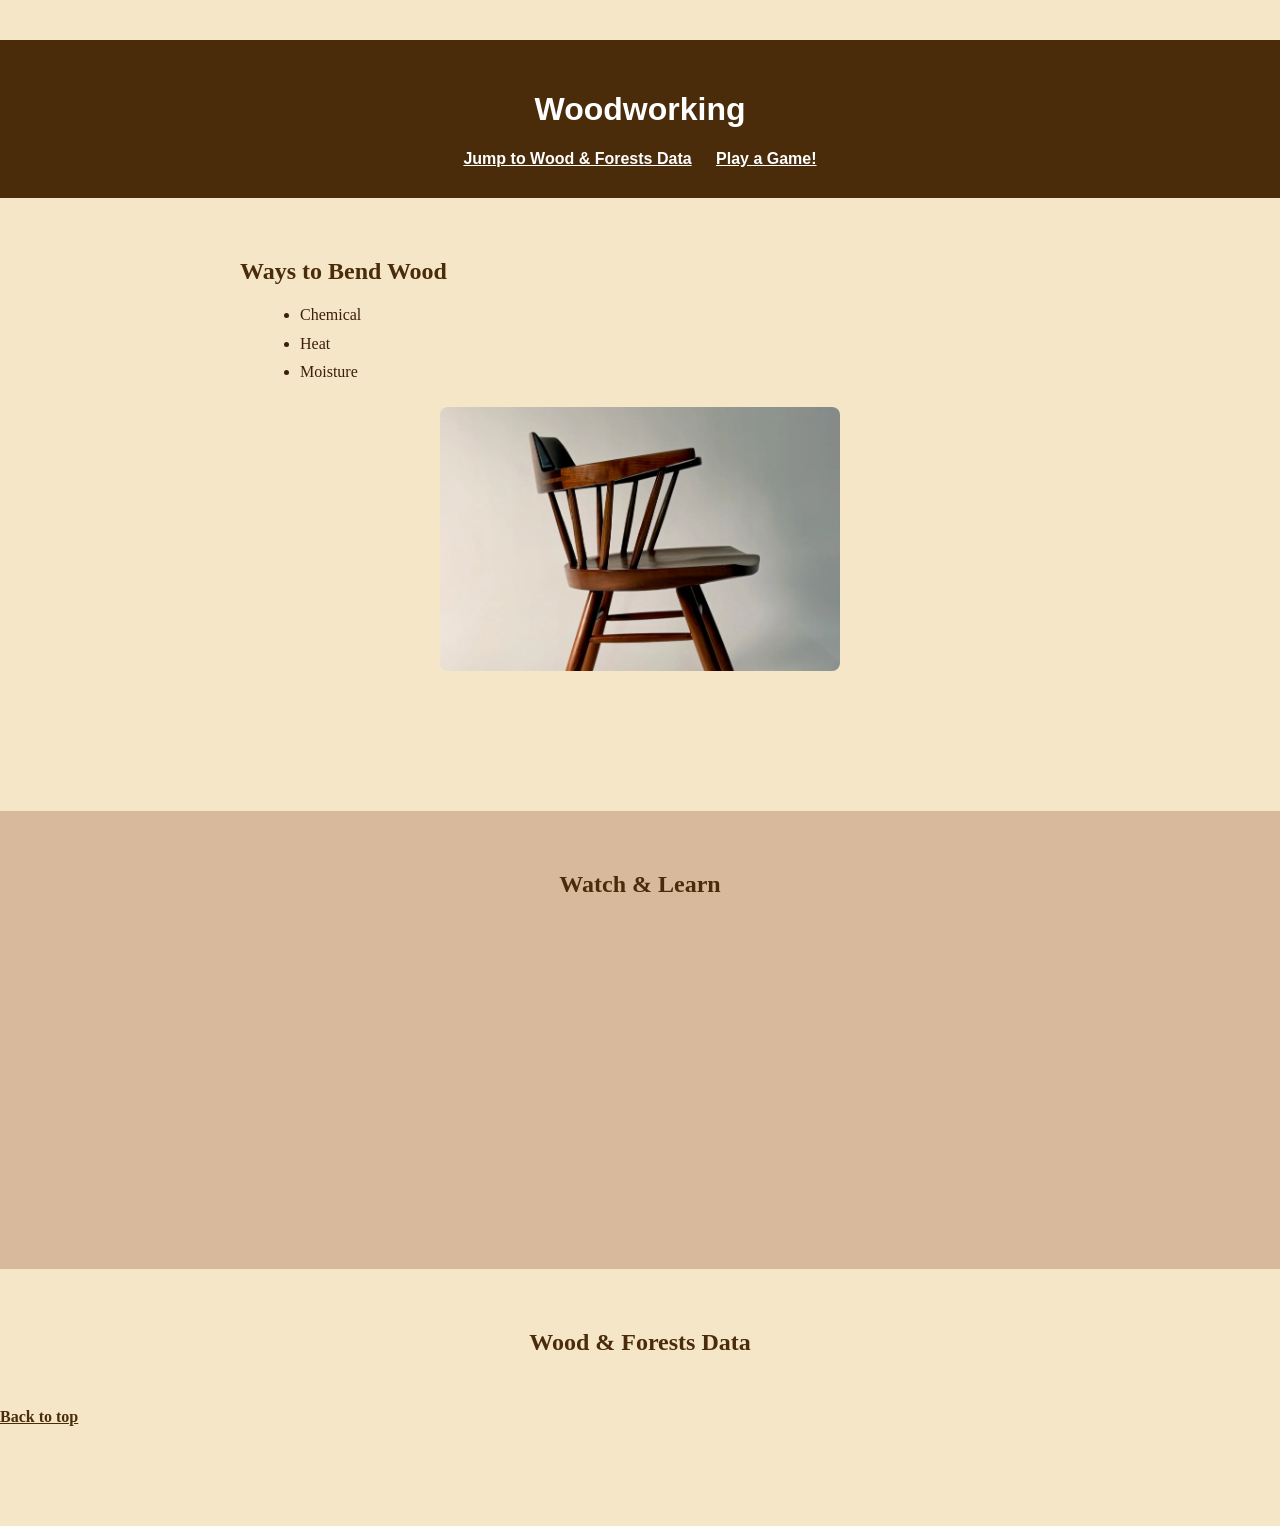
<file: fromScratch.html>
<!DOCTYPE html>
<html lang="en">
<head>
    <meta charset="UTF-8">
    <meta name="viewport" content="width=device-width, initial-scale=1.0">
    <title>Woodworking</title>
    <link rel="stylesheet" href="css/woodworking.css">
    <link rel="game" href="mash.html">
</head>
<body>

    <div id="header">
        <h1>Woodworking</h1>
        <a href="#forestData">Jump to Wood & Forests Data</a>
        <a href="mash.html">Play a Game!</a>
    </div>

    <div id="mainStuff">
        <h2 id="bending">Ways to Bend Wood</h2>
        <ul>
            <li>Chemical</li>
            <li>Heat</li>
            <li>Moisture</li>
        </ul>
        <img src="images/chair.jpeg" alt="chair">
    </div>

    <div id="youtube">
        <h2>Watch & Learn</h2>
        <iframe width="560" height="315" src="https://www.youtube.com/embed/ZOci3cqFQw4?si=CQ-MAuxchRU_P6mz" title="YouTube video player" frameborder="0" allow="accelerometer; autoplay; clipboard-write; encrypted-media; gyroscope; picture-in-picture; web-share" referrerpolicy="strict-origin-when-cross-origin" allowfullscreen></iframe>
    </div>

    <a id="forestData"></a>
    <div id="tableau">
        <h2>Wood & Forests Data</h2>
        <div class='tableauPlaceholder' id='viz1776315583737' style='position: relative'>
            <noscript>
                <a href='#'><img alt='Forest vs. Wood Production' src='https://public.tableau.com/static/images/X8/X8QCGD7MN/1_rss.png' style='border: none' /></a>
            </noscript>
            <object class='tableauViz' style='display:none;'>
                <param name='host_url' value='https%3A%2F%2Fpublic.tableau.com%2F' />
                <param name='embed_code_version' value='3' />
                <param name='path' value='shared/X8QCGD7MN' />
                <param name='toolbar' value='yes' />
                <param name='static_image' value='https://public.tableau.com/static/images/X8/X8QCGD7MN/1.png' />
                <param name='animate_transition' value='yes' />
                <param name='display_static_image' value='yes' />
                <param name='display_spinner' value='yes' />
                <param name='display_overlay' value='yes' />
                <param name='display_count' value='yes' />
                <param name='language' value='en-US' />
            </object>
        </div>
        <script type='text/javascript'>
            var divElement = document.getElementById('viz1776315583737');
            var vizElement = divElement.getElementsByTagName('object')[0];
            vizElement.style.width='100%';
            vizElement.style.height=(divElement.offsetWidth*0.75)+'px';
            var scriptElement = document.createElement('script');
            scriptElement.src = 'https://public.tableau.com/javascripts/api/viz_v1.js';
            vizElement.parentNode.insertBefore(scriptElement, vizElement);
        </script>
    </div>

    <a href="#">Back to top</a>

</body>
</html>
</file>
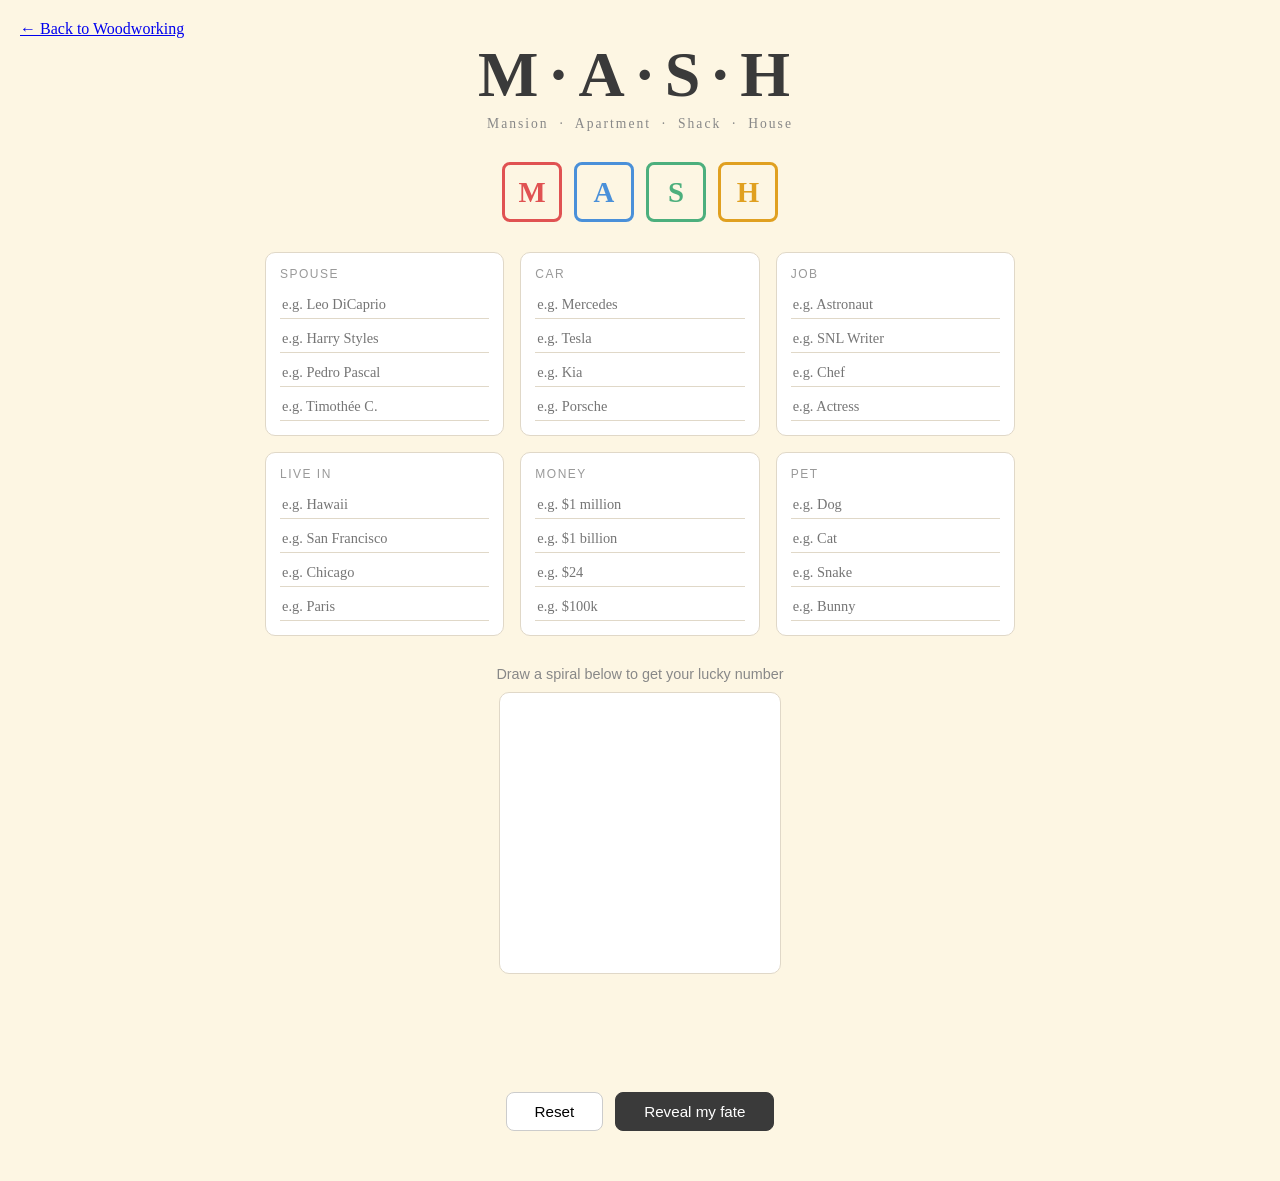
<file: mash.html>
<!DOCTYPE html>
<html lang="en">
<head>
  <meta charset="UTF-8">
  <meta name="viewport" content="width=device-width, initial-scale=1.0">
  <title>MASH</title>
  <style>
    * { box-sizing: border-box; margin: 0; padding: 0; }

    body {
      font-family: 'Georgia', serif;
      background-color: #fdf6e3;
      color: #333;
      min-height: 100vh;
      padding: 20px;
    }

    h1 {
      text-align: center;
      font-size: 4rem;
      letter-spacing: 12px;
      margin-bottom: 4px;
      color: #3a3a3a;
    }

    .subtitle {
      text-align: center;
      font-size: 0.85rem;
      color: #888;
      margin-bottom: 30px;
      letter-spacing: 2px;
    }

    .mash-letters {
      display: flex;
      justify-content: center;
      gap: 12px;
      margin-bottom: 30px;
    }

    .mash-letter {
      width: 60px;
      height: 60px;
      border-radius: 8px;
      display: flex;
      align-items: center;
      justify-content: center;
      font-size: 1.8rem;
      font-weight: bold;
      border: 3px solid;
    }

    .mash-letter.M { border-color: #e05252; color: #e05252; }
    .mash-letter.A { border-color: #4a90d9; color: #4a90d9; }
    .mash-letter.S { border-color: #4caf7d; color: #4caf7d; }
    .mash-letter.H { border-color: #e0a020; color: #e0a020; }

    .categories {
      display: grid;
      grid-template-columns: repeat(3, 1fr);
      gap: 16px;
      max-width: 750px;
      margin: 0 auto 30px;
    }

    .cat-card {
      background: #fff;
      border: 1px solid #e0d8c8;
      border-radius: 10px;
      padding: 14px;
    }

    .cat-title {
      font-size: 0.75rem;
      text-transform: uppercase;
      letter-spacing: 1.5px;
      color: #999;
      margin-bottom: 10px;
      font-family: Arial, sans-serif;
    }

    .cat-card input {
      display: block;
      width: 100%;
      border: none;
      border-bottom: 1px solid #e0d8c8;
      background: transparent;
      padding: 5px 2px;
      font-size: 0.9rem;
      color: #333;
      font-family: Georgia, serif;
      margin-bottom: 6px;
      outline: none;
    }

    .cat-card input:focus { border-bottom-color: #aaa; }
    .cat-card input:last-child { margin-bottom: 0; }

    .spiral-section {
      text-align: center;
      margin-bottom: 20px;
    }

    .spiral-section p {
      font-size: 0.9rem;
      color: #888;
      margin-bottom: 10px;
      font-family: Arial, sans-serif;
    }

    #spiralCanvas {
      border: 1px solid #e0d8c8;
      border-radius: 10px;
      background: #fff;
      cursor: crosshair;
      touch-action: none;
    }

    .lucky-num {
      font-size: 1.5rem;
      text-align: center;
      color: #3a3a3a;
      min-height: 40px;
      margin: 10px 0 20px;
      font-family: Arial, sans-serif;
    }

    .btn-row {
      display: flex;
      justify-content: center;
      gap: 12px;
      margin-bottom: 30px;
    }

    button {
      padding: 10px 28px;
      border-radius: 8px;
      border: 1px solid #ccc;
      background: #fff;
      font-size: 0.95rem;
      cursor: pointer;
      font-family: Arial, sans-serif;
      transition: background 0.15s;
    }

    button:hover { background: #f0ece0; }

    button.primary {
      background: #3a3a3a;
      color: #fff;
      border-color: #3a3a3a;
    }

    button.primary:hover { background: #555; }

    .result-section {
      display: none;
      max-width: 750px;
      margin: 0 auto;
      background: #fff;
      border: 1px solid #e0d8c8;
      border-radius: 12px;
      padding: 24px;
    }

    .result-section.show { display: block; }

    .result-title {
      text-align: center;
      font-size: 1.2rem;
      margin-bottom: 6px;
      color: #3a3a3a;
    }

    .result-mash {
      text-align: center;
      font-size: 2rem;
      font-weight: bold;
      margin-bottom: 20px;
      letter-spacing: 4px;
    }

    .result-mash.M { color: #e05252; }
    .result-mash.A { color: #4a90d9; }
    .result-mash.S { color: #4caf7d; }
    .result-mash.H { color: #e0a020; }

    .result-grid {
      display: grid;
      grid-template-columns: repeat(3, 1fr);
      gap: 12px;
    }

    .result-item {
      background: #fdf6e3;
      border: 1px solid #e0d8c8;
      border-radius: 8px;
      padding: 12px;
      text-align: center;
    }

    .result-item .r-label {
      font-size: 0.7rem;
      text-transform: uppercase;
      letter-spacing: 1px;
      color: #aaa;
      margin-bottom: 6px;
      font-family: Arial, sans-serif;
    }

    .result-item .r-val {
      font-size: 1rem;
      color: #3a3a3a;
    }

    .counting-display {
      text-align: center;
      font-size: 0.85rem;
      color: #aaa;
      min-height: 24px;
      margin-bottom: 10px;
      font-family: Arial, sans-serif;
    }

    @media (max-width: 560px) {
      .categories { grid-template-columns: repeat(2, 1fr); }
      .result-grid { grid-template-columns: repeat(2, 1fr); }
      h1 { font-size: 2.5rem; }
    }
  </style>
</head>
<body>
    <a href="fromScratch.html">← Back to Woodworking</a>

  <h1>M·A·S·H</h1>
  <p class="subtitle">Mansion &nbsp;·&nbsp; Apartment &nbsp;·&nbsp; Shack &nbsp;·&nbsp; House</p>

  <div class="mash-letters">
    <div class="mash-letter M">M</div>
    <div class="mash-letter A">A</div>
    <div class="mash-letter S">S</div>
    <div class="mash-letter H">H</div>
  </div>

  <div class="categories">
    <div class="cat-card">
      <div class="cat-title">Spouse</div>
      <input placeholder="e.g. Leo DiCaprio" data-cat="spouse" data-i="0">
      <input placeholder="e.g. Harry Styles" data-cat="spouse" data-i="1">
      <input placeholder="e.g. Pedro Pascal" data-cat="spouse" data-i="2">
      <input placeholder="e.g. Timothée C." data-cat="spouse" data-i="3">
    </div>
    <div class="cat-card">
      <div class="cat-title">Car</div>
      <input placeholder="e.g. Mercedes" data-cat="car" data-i="0">
      <input placeholder="e.g. Tesla" data-cat="car" data-i="1">
      <input placeholder="e.g. Kia" data-cat="car" data-i="2">
      <input placeholder="e.g. Porsche" data-cat="car" data-i="3">
    </div>
    <div class="cat-card">
      <div class="cat-title">Job</div>
      <input placeholder="e.g. Astronaut" data-cat="job" data-i="0">
      <input placeholder="e.g. SNL Writer" data-cat="job" data-i="1">
      <input placeholder="e.g. Chef" data-cat="job" data-i="2">
      <input placeholder="e.g. Actress" data-cat="job" data-i="3">
    </div>
    <div class="cat-card">
      <div class="cat-title">Live in</div>
      <input placeholder="e.g. Hawaii" data-cat="city" data-i="0">
      <input placeholder="e.g. San Francisco" data-cat="city" data-i="1">
      <input placeholder="e.g. Chicago" data-cat="city" data-i="2">
      <input placeholder="e.g. Paris" data-cat="city" data-i="3">
    </div>
    <div class="cat-card">
      <div class="cat-title">Money</div>
      <input placeholder="e.g. $1 million" data-cat="money" data-i="0">
      <input placeholder="e.g. $1 billion" data-cat="money" data-i="1">
      <input placeholder="e.g. $24" data-cat="money" data-i="2">
      <input placeholder="e.g. $100k" data-cat="money" data-i="3">
    </div>
    <div class="cat-card">
      <div class="cat-title">Pet</div>
      <input placeholder="e.g. Dog" data-cat="pet" data-i="0">
      <input placeholder="e.g. Cat" data-cat="pet" data-i="1">
      <input placeholder="e.g. Snake" data-cat="pet" data-i="2">
      <input placeholder="e.g. Bunny" data-cat="pet" data-i="3">
    </div>
  </div>

  <div class="spiral-section">
    <p id="spiralPrompt">Draw a spiral below to get your lucky number</p>
    <canvas id="spiralCanvas" width="280" height="280"></canvas>
  </div>

  <div class="lucky-num" id="luckyNum"></div>
  <div class="counting-display" id="countingDisplay"></div>

  <div class="btn-row">
    <button onclick="resetGame()">Reset</button>
    <button class="primary" id="goBtn" onclick="revealFate()" disabled>Reveal my fate</button>
  </div>

  <div class="result-section" id="resultSection">
    <p class="result-title">Your future has been decided...</p>
    <div class="result-mash" id="resultMash"></div>
    <div class="result-grid" id="resultGrid"></div>
  </div>

  <script>
    const canvas = document.getElementById('spiralCanvas');
    const ctx = canvas.getContext('2d');
    let drawing = false;
    let strokePoints = 0;
    let luckyNumber = 0;
    let hasNumber = false;

    ctx.strokeStyle = '#9b7ec8';
    ctx.lineWidth = 2.5;
    ctx.lineCap = 'round';
    ctx.lineJoin = 'round';

    function getPos(e) {
      const r = canvas.getBoundingClientRect();
      if (e.touches) {
        return { x: e.touches[0].clientX - r.left, y: e.touches[0].clientY - r.top };
      }
      return { x: e.clientX - r.left, y: e.clientY - r.top };
    }

    canvas.addEventListener('mousedown', e => {
      drawing = true;
      strokePoints = 0;
      ctx.clearRect(0, 0, canvas.width, canvas.height);
      const p = getPos(e);
      ctx.beginPath();
      ctx.moveTo(p.x, p.y);
    });

    canvas.addEventListener('mousemove', e => {
      if (!drawing) return;
      const p = getPos(e);
      ctx.lineTo(p.x, p.y);
      ctx.stroke();
      strokePoints++;
    });

    canvas.addEventListener('mouseup', finishSpiral);
    canvas.addEventListener('mouseleave', finishSpiral);

    canvas.addEventListener('touchstart', e => {
      e.preventDefault();
      drawing = true;
      strokePoints = 0;
      ctx.clearRect(0, 0, canvas.width, canvas.height);
      const p = getPos(e);
      ctx.beginPath();
      ctx.moveTo(p.x, p.y);
    }, { passive: false });

    canvas.addEventListener('touchmove', e => {
      e.preventDefault();
      if (!drawing) return;
      const p = getPos(e);
      ctx.lineTo(p.x, p.y);
      ctx.stroke();
      strokePoints++;
    }, { passive: false });

    canvas.addEventListener('touchend', finishSpiral);

    function finishSpiral() {
      if (!drawing) return;
      drawing = false;
      if (strokePoints < 5) return;
      luckyNumber = Math.max(3, Math.min(20, Math.round(strokePoints / 10)));
      hasNumber = true;
      document.getElementById('luckyNum').textContent = 'Lucky number: ' + luckyNumber;
      document.getElementById('spiralPrompt').textContent = 'Lucky number locked in!';
      document.getElementById('goBtn').disabled = false;
    }

    function getVal(cat, i) {
      const inp = document.querySelector(`input[data-cat="${cat}"][data-i="${i}"]`);
      return inp.value.trim() || inp.placeholder.replace('e.g. ', '');
    }

    function revealFate() {
      if (!hasNumber) return;

      const mashOptions = [
        { list: 'mash', val: 'M' },
        { list: 'mash', val: 'A' },
        { list: 'mash', val: 'S' },
        { list: 'mash', val: 'H' },
      ];

      const catKeys = ['spouse', 'car', 'job', 'city', 'money', 'pet'];
      const catItems = [];
      catKeys.forEach(cat => {
        for (let i = 0; i < 4; i++) {
          catItems.push({ list: cat, val: getVal(cat, i) });
        }
      });

      const allItems = [...mashOptions, ...catItems];
      const eliminated = new Array(allItems.length).fill(false);

      let counter = 0;
      let pos = 0;

      while (true) {
        if (!eliminated[pos % allItems.length]) {
          counter++;
          if (counter === luckyNumber) {
            counter = 0;
            const idx = pos % allItems.length;
            const cat = allItems[idx].list;
            const remainingInCat = allItems.filter((item, i) => item.list === cat && !eliminated[i]).length;
            if (remainingInCat > 1) {
              eliminated[idx] = true;
            }
          }
        }

        pos++;

        const done = ['mash', ...catKeys].every(cat => {
          return allItems.filter((item, i) => item.list === cat && !eliminated[i]).length === 1;
        });
        if (done) break;
        if (pos > 50000) break;
      }

      const survivors = allItems.filter((_, i) => !eliminated[i]);
      const mashWinner = survivors.find(s => s.list === 'mash');
      const homeMap = { M: 'Mansion', A: 'Apartment', S: 'Shack', H: 'House' };

      const mashEl = document.getElementById('resultMash');
      mashEl.textContent = homeMap[mashWinner.val] || mashWinner.val;
      mashEl.className = 'result-mash ' + mashWinner.val;

      const grid = document.getElementById('resultGrid');
      grid.innerHTML = `
        <div class="result-item"><div class="r-label">Spouse</div><div class="r-val">${survivors.find(s => s.list === 'spouse').val}</div></div>
        <div class="result-item"><div class="r-label">Car</div><div class="r-val">${survivors.find(s => s.list === 'car').val}</div></div>
        <div class="result-item"><div class="r-label">Job</div><div class="r-val">${survivors.find(s => s.list === 'job').val}</div></div>
        <div class="result-item"><div class="r-label">Lives in</div><div class="r-val">${survivors.find(s => s.list === 'city').val}</div></div>
        <div class="result-item"><div class="r-label">Money</div><div class="r-val">${survivors.find(s => s.list === 'money').val}</div></div>
        <div class="result-item"><div class="r-label">Pet</div><div class="r-val">${survivors.find(s => s.list === 'pet').val}</div></div>
      `;

      document.getElementById('resultSection').classList.add('show');
      document.getElementById('resultSection').scrollIntoView({ behavior: 'smooth' });
    }

    function resetGame() {
      document.querySelectorAll('input[data-cat]').forEach(inp => inp.value = '');
      ctx.clearRect(0, 0, canvas.width, canvas.height);
      strokePoints = 0;
      luckyNumber = 0;
      hasNumber = false;
      document.getElementById('luckyNum').textContent = '';
      document.getElementById('spiralPrompt').textContent = 'Draw a spiral below to get your lucky number';
      document.getElementById('goBtn').disabled = true;
      document.getElementById('resultSection').classList.remove('show');
      document.getElementById('countingDisplay').textContent = '';
    }
  </script>

</body>
</html>
</file>
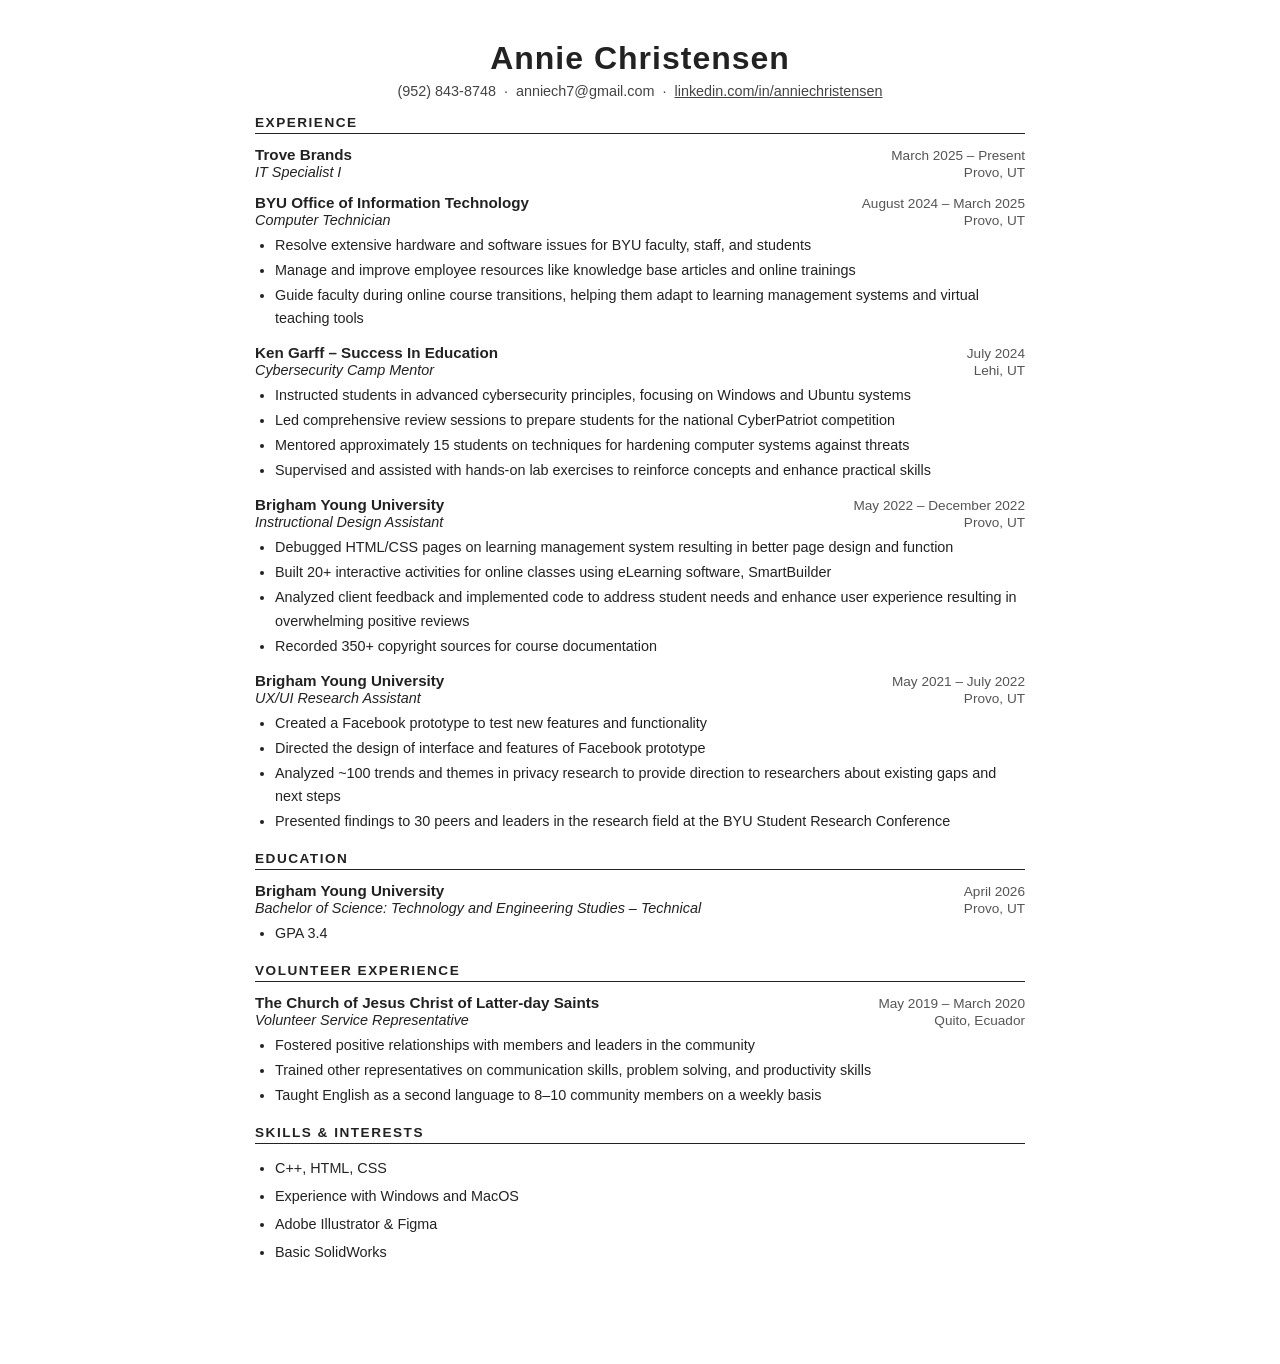
<file: resume.html>
<!DOCTYPE html>
<html lang="en">
<head>
  <meta charset="UTF-8">
  <meta name="viewport" content="width=device-width, initial-scale=1.0">
  <title>Annie Christensen - Resume</title>
  <style>
    * { box-sizing: border-box; margin: 0; padding: 0; }

    body {
      font-family: Arial, sans-serif;
      font-size: 14px;
      color: #222;
      background: #fff;
      max-width: 850px;
      margin: 40px auto;
      padding: 0 40px 40px;
    }

    .header {
      text-align: center;
      margin-bottom: 16px;
    }

    .header h1 {
      font-size: 2rem;
      font-weight: bold;
      letter-spacing: 1px;
      margin-bottom: 6px;
    }

    .header .contact {
      font-size: 0.9rem;
      color: #444;
    }

    .header .contact a {
      color: #444;
    }

    .section {
      margin-bottom: 18px;
    }

    .section-title {
      font-size: 0.85rem;
      font-weight: bold;
      text-transform: uppercase;
      letter-spacing: 1.5px;
      border-bottom: 1.5px solid #222;
      padding-bottom: 3px;
      margin-bottom: 12px;
    }

    .entry {
      margin-bottom: 14px;
    }

    .entry-header {
      display: flex;
      justify-content: space-between;
      align-items: baseline;
    }

    .entry-org {
      font-weight: bold;
      font-size: 0.95rem;
    }

    .entry-date {
      font-size: 0.85rem;
      color: #555;
      white-space: nowrap;
    }

    .entry-sub {
      display: flex;
      justify-content: space-between;
      align-items: baseline;
      margin-top: 1px;
    }

    .entry-title {
      font-style: italic;
      font-size: 0.9rem;
    }

    .entry-location {
      font-size: 0.85rem;
      color: #555;
    }

    ul.entry-bullets {
      margin-top: 6px;
      margin-left: 20px;
      line-height: 1.6;
    }

    ul.entry-bullets li {
      margin-bottom: 2px;
      font-size: 0.9rem;
    }

    .skills-list {
      margin-left: 20px;
      line-height: 1.8;
      font-size: 0.9rem;
    }

    .skills-list li {
      margin-bottom: 2px;
    }
  </style>
</head>
<body>

  <div class="header">
    <h1>Annie Christensen</h1>
    <div class="contact">
      (952) 843-8748 &nbsp;·&nbsp; anniech7@gmail.com &nbsp;·&nbsp;
      <a href="http://www.linkedin.com/in/anniechristensen" target="_blank">linkedin.com/in/anniechristensen</a>
    </div>
  </div>

  <div class="section">
    <div class="section-title">Experience</div>

    <div class="entry">
      <div class="entry-header">
        <span class="entry-org">Trove Brands</span>
        <span class="entry-date">March 2025 – Present</span>
      </div>
      <div class="entry-sub">
        <span class="entry-title">IT Specialist I</span>
        <span class="entry-location">Provo, UT</span>
      </div>
    </div>

    <div class="entry">
      <div class="entry-header">
        <span class="entry-org">BYU Office of Information Technology</span>
        <span class="entry-date">August 2024 – March 2025</span>
      </div>
      <div class="entry-sub">
        <span class="entry-title">Computer Technician</span>
        <span class="entry-location">Provo, UT</span>
      </div>
      <ul class="entry-bullets">
        <li>Resolve extensive hardware and software issues for BYU faculty, staff, and students</li>
        <li>Manage and improve employee resources like knowledge base articles and online trainings</li>
        <li>Guide faculty during online course transitions, helping them adapt to learning management systems and virtual teaching tools</li>
      </ul>
    </div>

    <div class="entry">
      <div class="entry-header">
        <span class="entry-org">Ken Garff – Success In Education</span>
        <span class="entry-date">July 2024</span>
      </div>
      <div class="entry-sub">
        <span class="entry-title">Cybersecurity Camp Mentor</span>
        <span class="entry-location">Lehi, UT</span>
      </div>
      <ul class="entry-bullets">
        <li>Instructed students in advanced cybersecurity principles, focusing on Windows and Ubuntu systems</li>
        <li>Led comprehensive review sessions to prepare students for the national CyberPatriot competition</li>
        <li>Mentored approximately 15 students on techniques for hardening computer systems against threats</li>
        <li>Supervised and assisted with hands-on lab exercises to reinforce concepts and enhance practical skills</li>
      </ul>
    </div>

    <div class="entry">
      <div class="entry-header">
        <span class="entry-org">Brigham Young University</span>
        <span class="entry-date">May 2022 – December 2022</span>
      </div>
      <div class="entry-sub">
        <span class="entry-title">Instructional Design Assistant</span>
        <span class="entry-location">Provo, UT</span>
      </div>
      <ul class="entry-bullets">
        <li>Debugged HTML/CSS pages on learning management system resulting in better page design and function</li>
        <li>Built 20+ interactive activities for online classes using eLearning software, SmartBuilder</li>
        <li>Analyzed client feedback and implemented code to address student needs and enhance user experience resulting in overwhelming positive reviews</li>
        <li>Recorded 350+ copyright sources for course documentation</li>
      </ul>
    </div>

    <div class="entry">
      <div class="entry-header">
        <span class="entry-org">Brigham Young University</span>
        <span class="entry-date">May 2021 – July 2022</span>
      </div>
      <div class="entry-sub">
        <span class="entry-title">UX/UI Research Assistant</span>
        <span class="entry-location">Provo, UT</span>
      </div>
      <ul class="entry-bullets">
        <li>Created a Facebook prototype to test new features and functionality</li>
        <li>Directed the design of interface and features of Facebook prototype</li>
        <li>Analyzed ~100 trends and themes in privacy research to provide direction to researchers about existing gaps and next steps</li>
        <li>Presented findings to 30 peers and leaders in the research field at the BYU Student Research Conference</li>
      </ul>
    </div>
  </div>

  <div class="section">
    <div class="section-title">Education</div>
    <div class="entry">
      <div class="entry-header">
        <span class="entry-org">Brigham Young University</span>
        <span class="entry-date">April 2026</span>
      </div>
      <div class="entry-sub">
        <span class="entry-title">Bachelor of Science: Technology and Engineering Studies – Technical</span>
        <span class="entry-location">Provo, UT</span>
      </div>
      <ul class="entry-bullets">
        <li>GPA 3.4</li>
      </ul>
    </div>
  </div>

  <div class="section">
    <div class="section-title">Volunteer Experience</div>
    <div class="entry">
      <div class="entry-header">
        <span class="entry-org">The Church of Jesus Christ of Latter-day Saints</span>
        <span class="entry-date">May 2019 – March 2020</span>
      </div>
      <div class="entry-sub">
        <span class="entry-title">Volunteer Service Representative</span>
        <span class="entry-location">Quito, Ecuador</span>
      </div>
      <ul class="entry-bullets">
        <li>Fostered positive relationships with members and leaders in the community</li>
        <li>Trained other representatives on communication skills, problem solving, and productivity skills</li>
        <li>Taught English as a second language to 8–10 community members on a weekly basis</li>
      </ul>
    </div>
  </div>

  <div class="section">
    <div class="section-title">Skills &amp; Interests</div>
    <ul class="skills-list">
      <li>C++, HTML, CSS</li>
      <li>Experience with Windows and MacOS</li>
      <li>Adobe Illustrator &amp; Figma</li>
      <li>Basic SolidWorks</li>
    </ul>
  </div>

</body>
</html>
</file>
<file: css/woodworking.css>
body {
    background-color: #f5e6c8;
    font-family: Georgia, serif;
    margin: 40px 0 100px 0;
    padding: 0;
}

#header {
    background-color: #4a2c0a;
    color: #ffffff;
    text-align: center;
    padding: 30px;
    font-family: 'Arial', sans-serif;
}

#header a {
    color: #ffffff;
    margin: 0 10px;
}

#mainStuff {
    color: #3b1f08;
    padding: 40px;
    max-width: 800px;
    margin: 0 auto 100px auto;
}

#mainStuff img {
    display: block;
    width: 50%;
    margin: 20px auto 0 auto;
    border-radius: 8px;
}

#youtube {
    text-align: center;
    padding: 40px 20px;
    background-color: #d9b99b;
}

#tableau {
    text-align: center;
    padding: 40px 20px;
    background-color: #f5e6c8;
}

h1 {
    font-family: 'Arial', sans-serif;
    color: #ffffff;
}

h2 {
    font-family: Georgia, serif;
    color: #4a2c0a;
    margin-bottom: 12px;
}

ul {
    color: #3b1f08;
    font-family: Georgia, serif;
    line-height: 1.8;
    margin-left: 20px;
}

a {
    color: #4a2c0a;
    font-weight: bold;
}
</file>
